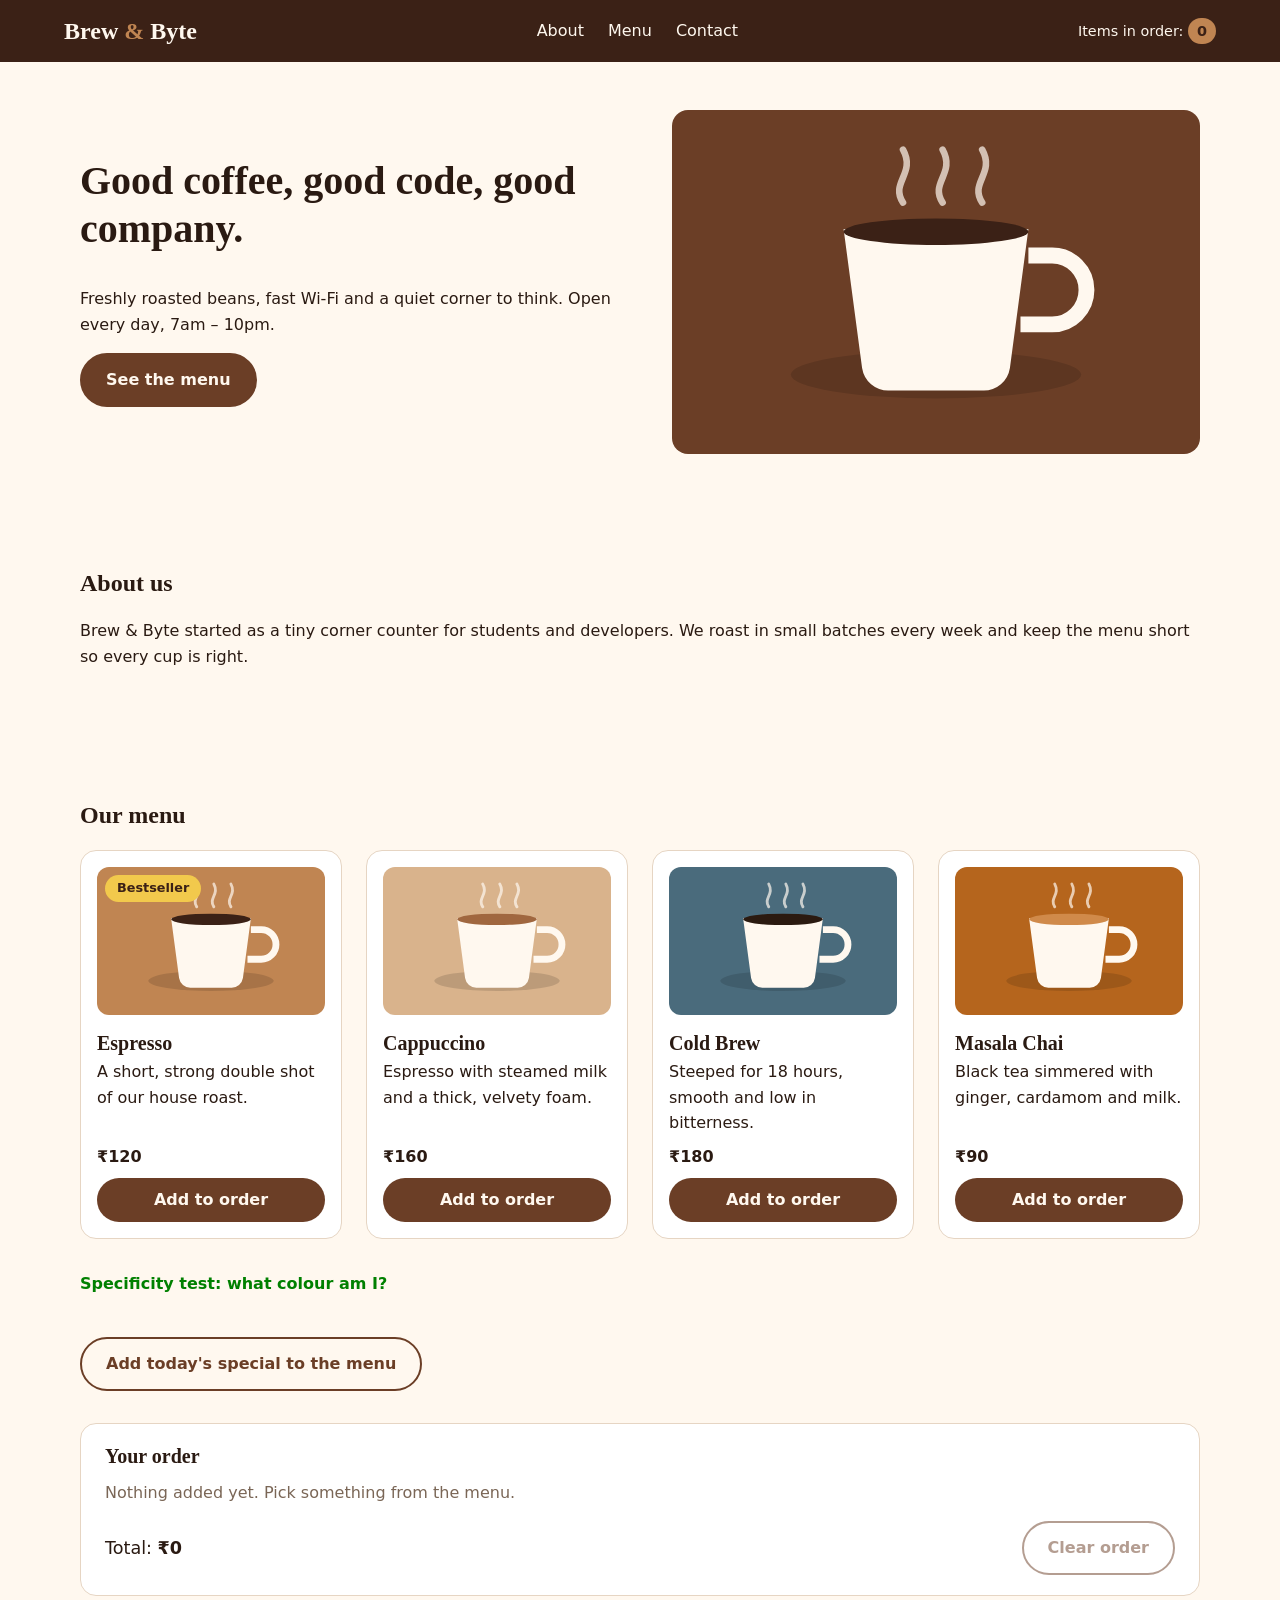
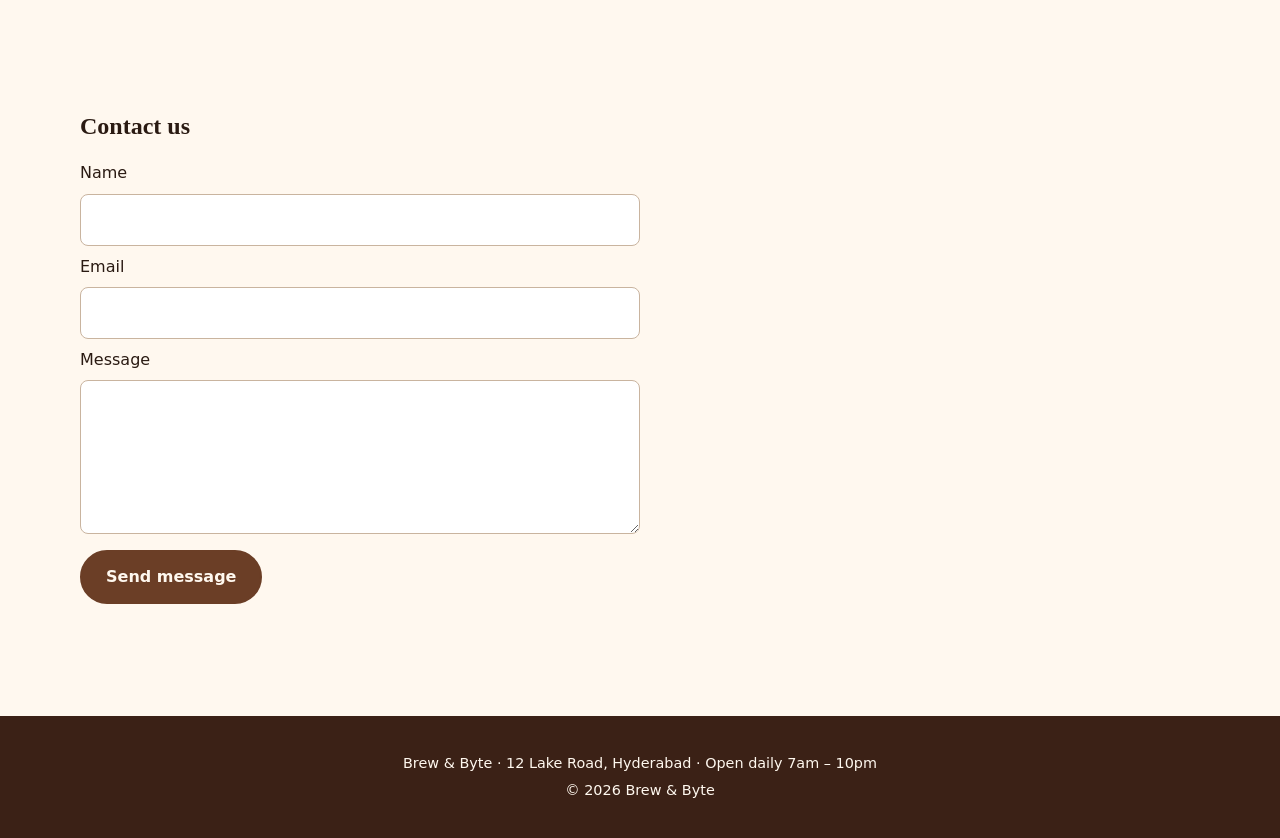
<file: index.html>
<!DOCTYPE html>
<html lang="en">
<head>
  <meta charset="UTF-8" />
  <meta name="viewport" content="width=device-width, initial-scale=1.0" />
  <meta name="description" content="Brew &amp; Byte, a neighbourhood café serving espresso, cold brew and chai." />
  <title>Brew &amp; Byte · Neighbourhood Café</title>
  <link rel="stylesheet" href="styles.css" />
</head>
<body>
  <a class="skip-link" href="#main">Skip to content</a>

  <header class="site-header">
    <a class="logo" href="#top" aria-label="Brew and Byte home">Brew <span>&amp;</span> Byte</a>

    <nav class="site-nav" aria-label="Main navigation">
      <ul>
        <li><a href="#about">About</a></li>
        <li><a href="#menu">Menu</a></li>
        <li><a href="#contact">Contact</a></li>
      </ul>
    </nav>

    <p class="order-count" aria-live="polite">Items in order: <strong id="order-count">0</strong></p>
  </header>

  <main id="main">
    <section id="top" class="hero" aria-labelledby="hero-title">
      <div class="hero-text">
        <h1 id="hero-title">Good coffee, good code, good company.</h1>
        <p>Freshly roasted beans, fast Wi-Fi and a quiet corner to think. Open every day, 7am – 10pm.</p>
        <a class="btn" href="#menu">See the menu</a>
      </div>
      <img src="images/hero.svg" alt="A steaming cup of coffee on a warm brown background" width="400" height="260" />
    </section>

    <section id="about" class="about" aria-labelledby="about-title">
      <h2 id="about-title">About us</h2>
      <p>Brew &amp; Byte started as a tiny corner counter for students and developers. We roast in small batches every week and keep the menu short so every cup is right.</p>
    </section>

    <section id="menu" class="menu" aria-labelledby="menu-title">
      <h2 id="menu-title">Our menu</h2>

      <div class="menu-grid" id="menu-grid">
        <article class="menu-card">
          <span class="badge">Bestseller</span>
          <img src="images/espresso.svg" alt="A small cup of dark espresso with crema on top" width="400" height="260" />
          <h3>Espresso</h3>
          <p>A short, strong double shot of our house roast.</p>
          <p class="cost">₹120</p>
          <button type="button" data-item="Espresso" data-price="120">Add to order</button>
        </article>

        <article class="menu-card">
          <img src="images/cappuccino.svg" alt="A cappuccino with a thick layer of milk foam" width="400" height="260" />
          <h3>Cappuccino</h3>
          <p>Espresso with steamed milk and a thick, velvety foam.</p>
          <p class="cost">₹160</p>
          <button type="button" data-item="Cappuccino" data-price="160">Add to order</button>
        </article>

        <article class="menu-card">
          <img src="images/cold-brew.svg" alt="A glass of cold brew coffee on a cool blue background" width="400" height="260" />
          <h3>Cold Brew</h3>
          <p>Steeped for 18 hours, smooth and low in bitterness.</p>
          <p class="cost">₹180</p>
          <button type="button" data-item="Cold Brew" data-price="180">Add to order</button>
        </article>

        <article class="menu-card">
          <img src="images/masala-chai.svg" alt="A cup of spiced masala chai with warm orange tones" width="400" height="260" />
          <h3>Masala Chai</h3>
          <p>Black tea simmered with ginger, cardamom and milk.</p>
          <p class="cost">₹90</p>
          <button type="button" data-item="Masala Chai" data-price="90">Add to order</button>
        </article>
      </div>

      <!-- specificity test, inside .menu so all three rules match -->
      <p id="price" class="amount specificity-demo">Specificity test: what colour am I?</p>

      <button type="button" class="btn btn-outline" id="add-special">Add today's special to the menu</button>

      <aside class="order-panel" aria-labelledby="order-title">
        <h3 id="order-title">Your order</h3>
        <ul class="order-list" id="order-list"></ul>
        <p class="order-empty" id="order-empty">Nothing added yet. Pick something from the menu.</p>
        <div class="order-footer">
          <p class="order-total">Total: <strong id="order-total">₹0</strong></p>
          <button type="button" class="btn btn-outline" id="clear-order" disabled>Clear order</button>
        </div>
      </aside>
    </section>

    <section id="contact" class="contact" aria-labelledby="contact-title">
      <h2 id="contact-title">Contact us</h2>
      <form class="contact-form" id="contact-form">
        <label for="name">Name</label>
        <input type="text" id="name" name="name" autocomplete="name" required />

        <label for="email">Email</label>
        <input type="email" id="email" name="email" autocomplete="email" required />

        <label for="message">Message</label>
        <textarea id="message" name="message" rows="5" required></textarea>

        <button type="submit" class="btn">Send message</button>
        <p class="form-status" id="form-status" role="status"></p>
      </form>
    </section>
  </main>

  <footer class="site-footer">
    <p>Brew &amp; Byte · 12 Lake Road, Hyderabad · Open daily 7am – 10pm</p>
    <p>&copy; 2026 Brew &amp; Byte</p>
  </footer>

  <script src="script.js"></script>
</body>
</html>
</file>
<file: styles.css>
*,
*::before,
*::after {
  box-sizing: border-box;
}

:root {
  --coffee: #3b2116;
  --roast: #6b3e26;
  --crema: #c08552;
  --cream: #fff8ef;
  --ink: #2a1a12;
  --focus: #1f6feb;
}

html {
  scroll-behavior: smooth;
  scroll-padding-top: 5rem; /* stops the sticky header covering headings */
}

body {
  margin: 0;
  font-family: system-ui, -apple-system, "Segoe UI", Roboto, sans-serif;
  font-size: 1rem;
  line-height: 1.6;
  color: var(--ink);
  background: var(--cream);
}

img {
  max-width: 100%;
  height: auto;
  display: block;
}

h1, h2, h3 {
  line-height: 1.2;
  font-family: Georgia, "Times New Roman", serif;
}

/* focus outline for keyboard users */
a:focus-visible,
button:focus-visible,
input:focus-visible,
textarea:focus-visible {
  outline: 0.1875rem solid var(--focus);
  outline-offset: 0.1875rem;
}

.skip-link {
  position: absolute;
  left: 1rem;
  top: -3rem;
  padding: 0.5rem 1rem;
  background: var(--coffee);
  color: var(--cream);
  z-index: 100;
}
.skip-link:focus {
  top: 1rem;
}

/* Header
   I used flexbox here because the header is just one row (logo, links, counter).
   Flexbox is good at lining things up in one direction. Grid would be overkill. */
.site-header {
  position: sticky;
  top: 0;
  z-index: 10;
  display: flex;
  align-items: center;
  justify-content: space-between;
  gap: 1rem;
  padding: 0.75rem 5%;
  background: var(--coffee);
  color: var(--cream);
}

.logo {
  font-family: Georgia, serif;
  font-size: 1.5rem;
  font-weight: 700;
  color: var(--cream);
  text-decoration: none;
}
.logo span {
  color: var(--crema);
}

.site-nav ul {
  display: flex;
  gap: 1.5rem;
  margin: 0;
  padding: 0;
  list-style: none;
}

.site-nav a {
  color: var(--cream);
  text-decoration: none;
  padding: 0.25rem 0;
}
.site-nav a:hover {
  color: var(--crema);
}

.order-count {
  margin: 0;
  font-size: 0.9rem;
}
.order-count strong {
  display: inline-block;
  min-width: 1.75rem;
  padding: 0.1rem 0.5rem;
  border-radius: 1rem;
  background: var(--crema);
  color: var(--coffee);
  text-align: center;
}

section {
  width: 90%;
  max-width: 70rem;
  margin: 0 auto;
  padding: 3rem 0;
}

.hero {
  display: flex;
  flex-wrap: wrap;
  align-items: center;
  gap: 2rem;
}
.hero-text {
  flex: 1 1 20rem;
}
.hero img {
  flex: 1 1 18rem;
  width: 40%;
  border-radius: 1rem;
}
.hero h1 {
  font-size: 2.5rem;
  margin-top: 0;
}

.btn {
  display: inline-block;
  padding: 0.75rem 1.5rem;
  border: 0.125rem solid var(--roast);
  border-radius: 2rem;
  background: var(--roast);
  color: var(--cream);
  font: inherit;
  font-weight: 600;
  text-decoration: none;
  cursor: pointer;
}
.btn:hover {
  background: var(--coffee);
}
.btn-outline {
  background: transparent;
  color: var(--roast);
  margin-top: 1.5rem;
}
.btn-outline:hover {
  color: var(--cream);
}

/* Menu
   Grid is better here because the cards go in rows AND columns.
   auto-fit + minmax(220px, 1fr) makes as many columns as fit, so it's 1 column
   on a phone and 4 on a laptop without a media query, and the columns stay lined up. */
.menu-grid {
  display: grid;
  grid-template-columns: repeat(auto-fit, minmax(220px, 1fr));
  gap: 1.5rem;
}

.menu-card {
  position: relative; /* so the badge is positioned inside the card */
  display: flex;
  flex-direction: column;
  width: 100%;
  padding: 1rem;
  border: 0.0625rem solid #e6d5c3;
  border-radius: 1rem;
  background: #fff;
}
.menu-card img {
  border-radius: 0.75rem;
}
.menu-card h3 {
  margin: 1rem 0 0.25rem;
  font-size: 1.25rem;
}
.menu-card p {
  margin: 0 0 0.5rem;
}
.menu-card .cost {
  font-weight: 700;
  margin-top: auto;
}
.menu-card button {
  padding: 0.6rem 1rem;
  border: none;
  border-radius: 2rem;
  background: var(--roast);
  color: var(--cream);
  font: inherit;
  font-weight: 600;
  cursor: pointer;
}
.menu-card button:hover {
  background: var(--coffee);
}

.badge {
  position: absolute;
  top: 1.5rem;
  left: 1.5rem;
  padding: 0.2rem 0.75rem;
  border-radius: 1rem;
  background: #f2c94c;
  color: var(--coffee);
  font-size: 0.8rem;
  font-weight: 700;
}

/* specificity test - #price wins because an id beats classes (see README) */
#price { color: green; }
.menu .amount { color: red; }
p.amount { color: blue; }

.specificity-demo {
  margin-top: 2rem;
  font-weight: 700;
}

/* order panel */
.order-panel {
  margin-top: 2rem;
  padding: 1.25rem 1.5rem;
  border: 0.0625rem solid #e6d5c3;
  border-radius: 1rem;
  background: #fff;
}
.order-panel h3 {
  margin: 0 0 0.75rem;
  font-size: 1.25rem;
}
.order-list {
  margin: 0;
  padding: 0;
  list-style: none;
}
.order-line {
  display: grid;
  grid-template-columns: 1fr auto 4.5rem auto;
  align-items: center;
  gap: 0.75rem;
  padding: 0.6rem 0;
  border-bottom: 0.0625rem solid #f1e4d6;
}
.order-name {
  font-weight: 600;
}
.qty {
  display: flex;
  align-items: center;
  gap: 0.5rem;
}
.qty button {
  width: 2rem;
  height: 2rem;
  border: 0.0625rem solid #c9b49f;
  border-radius: 50%;
  background: var(--cream);
  color: var(--coffee);
  font: inherit;
  font-weight: 700;
  cursor: pointer;
}
.qty button:hover {
  background: #f1e4d6;
}
.order-price {
  text-align: right;
  font-weight: 600;
}
.remove {
  padding: 0.3rem 0.75rem;
  border: none;
  border-radius: 1rem;
  background: transparent;
  color: #a33a2b;
  font: inherit;
  font-size: 0.9rem;
  cursor: pointer;
}
.remove:hover {
  background: #fbe9e6;
}
.order-empty {
  margin: 0.5rem 0;
  color: #7a6656;
}
.order-footer {
  display: flex;
  flex-wrap: wrap;
  align-items: center;
  justify-content: space-between;
  gap: 1rem;
  margin-top: 1rem;
}
.order-footer .btn-outline {
  margin-top: 0;
}
.btn-outline:disabled {
  opacity: 0.5;
  cursor: not-allowed;
}
.btn-outline:disabled:hover {
  background: transparent;
  color: var(--roast);
}
.order-total {
  margin: 0;
  font-size: 1.1rem;
}

/* contact form */
.contact-form {
  display: flex;
  flex-direction: column;
  gap: 0.5rem;
  max-width: 35rem;
}
.contact-form input,
.contact-form textarea {
  width: 100%;
  padding: 0.75rem;
  border: 0.0625rem solid #c9b49f;
  border-radius: 0.5rem;
  font: inherit;
  background: #fff;
}
.contact-form button {
  align-self: flex-start;
  margin-top: 0.5rem;
}
.form-status {
  min-height: 1.5rem;
  color: #1e7a3c;
}

.site-footer {
  padding: 2rem 5%;
  background: var(--coffee);
  color: var(--cream);
  text-align: center;
  font-size: 0.9rem;
}
.site-footer p {
  margin: 0.25rem 0;
}

/* below 768px the nav links stack */
@media (max-width: 768px) {
  .site-header {
    flex-direction: column;
    align-items: flex-start;
    gap: 0.5rem;
  }
  .site-nav,
  .site-nav ul {
    width: 100%;
  }
  .site-nav ul {
    flex-direction: column;
    gap: 0;
  }
  .site-nav a {
    display: block;
    padding: 0.5rem 0;
    border-top: 0.0625rem solid rgba(255, 248, 239, 0.15);
  }
  .hero h1 {
    font-size: 1.875rem;
  }
  .hero img {
    width: 100%;
  }
  .order-line {
    grid-template-columns: 1fr auto;
    row-gap: 0.4rem;
  }
}
</file>
